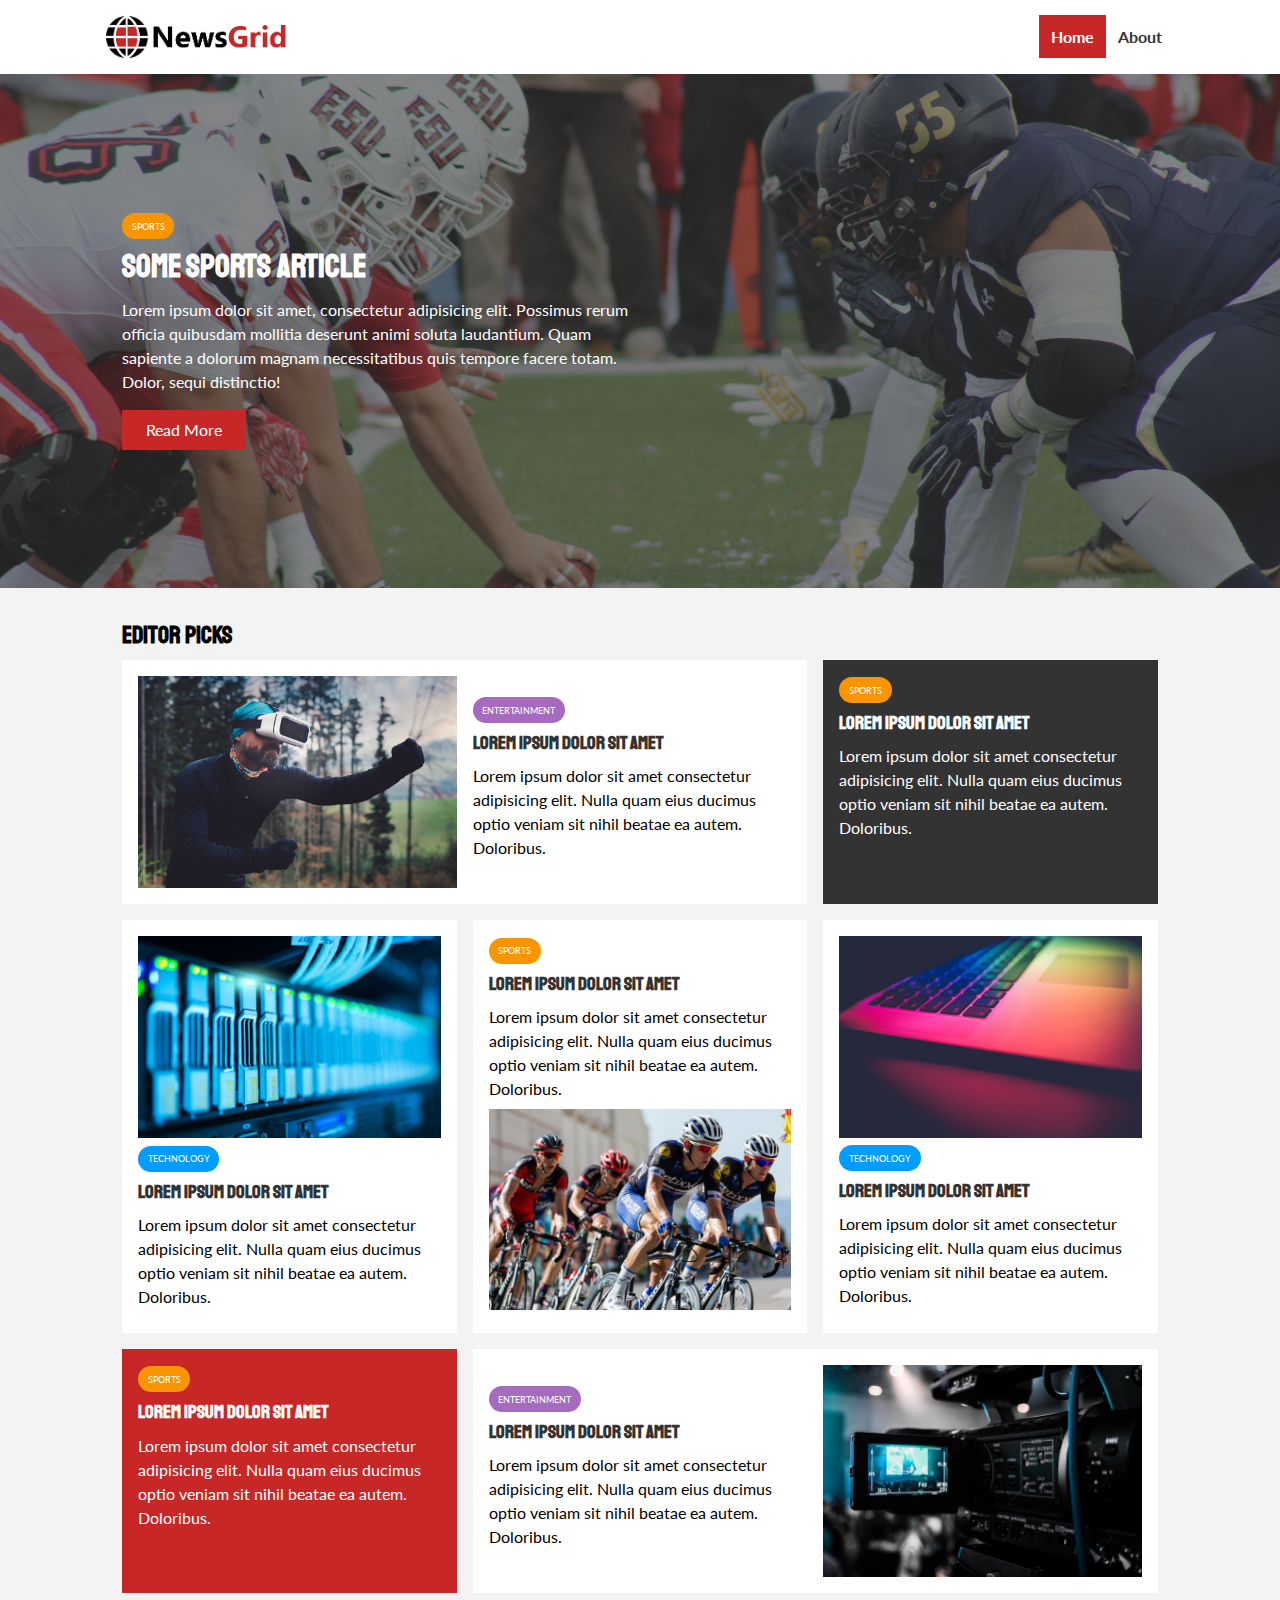
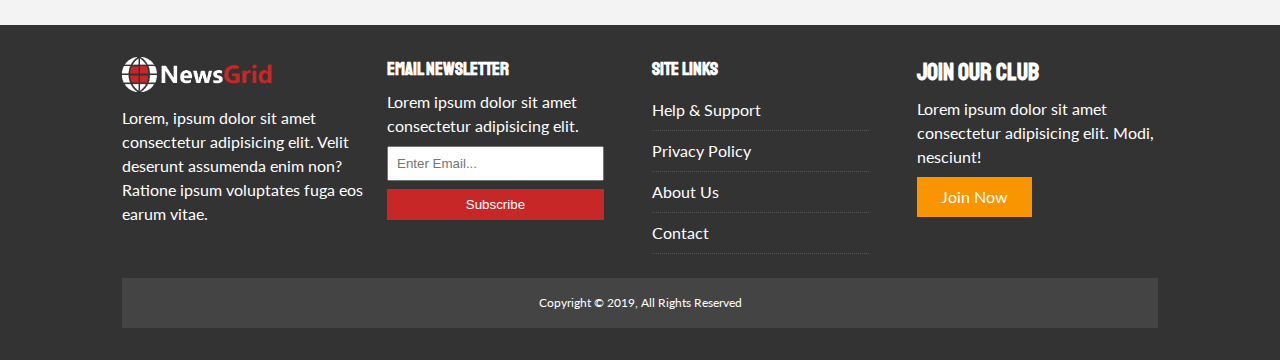
<file: index.html>
<!DOCTYPE html>
<html lang="en">
<head>
  <meta charset="UTF-8">
  <meta name="viewport" content="width=device-width, initial-scale=1.0">
  <meta http-equiv="X-UA-Compatible" content="ie=edge">
  <link rel="stylesheet" href="https://use.fontawesome.com/releases/v5.6.3/css/all.css" integrity="sha384-UHRtZLI+pbxtHCWp1t77Bi1L4ZtiqrqD80Kn4Z8NTSRyMA2Fd33n5dQ8lWUE00s/" crossorigin="anonymous">
  <link href="https://fonts.googleapis.com/css?family=Lato|Staatliches" rel="stylesheet">
  <link rel="stylesheet" href="css/style.css">
  <link rel="stylesheet" media="screen and (max-width: 768px)" href="css/mobile.css">
  <link rel="shortcut icon" type="image/x-icon" href="favicon.ico">
  <title>NewsGrid | Latest News</title>
</head>
<body>
  <nav id="main-nav">
    <div class="container">
      <img src="img/logo.png" alt="NewsGrid" class="logo">
      <div class="social">
        <a href="http://facebook.com" target="_blank"><i class="fab fa-facebook fa-2x"></i></a>
        <a href="http://twitter.com" target="_blank"><i class="fab fa-twitter fa-2x"></i></a>
        <a href="http://instagram.com" target="_blank"><i class="fab fa-instagram fa-2x"></i></a>
        <a href="http://youtube.com" target="_blank"><i class="fab fa-youtube fa-2x"></i></a>
      </div>
      <ul>
        <li><a class="current" href="index.html">Home</a></li>
        <li><a href="about.html">About</a></li>
      </ul>
    </div>
  </nav>

  <!-- Showcase -->
  <header id="showcase">
    <div class="container">
      <div class="showcase-container">
        <div class="showcase-content">
          <div class="category category-sports">Sports</div>
          <h1>Some Sports Article</h1>
          <p>Lorem ipsum dolor sit amet, consectetur adipisicing elit. Possimus rerum officia quibusdam mollitia deserunt animi soluta laudantium. Quam sapiente a dolorum magnam necessitatibus quis tempore facere totam. Dolor, sequi distinctio!</p>
          <a href="article.html" class="btn btn-primary">Read More</a>
        </div>
      </div>
    </div>
  </header>

  <!-- Home Articles -->
  <section id="home-articles" class="py-2">
    <div class="container">
        <h2>Editor Picks</h2>
        <div class="articles-container">
          <article class="card">
            <img src="img/articles/ent1.jpg" alt="">
            <div>
              <div class="category category-ent">Entertainment</div>
              <h3>
                <a href="article.html">Lorem ipsum dolor sit amet</a>
              </h3>
              <p>Lorem ipsum dolor sit amet consectetur adipisicing elit. Nulla quam eius ducimus optio veniam sit nihil beatae ea autem. Doloribus.</p>
            </div>
          </article>
          <article class="card bg-dark">
            <div class="category category-sports">Sports</div>
            <h3>
              <a href="article.html">Lorem ipsum dolor sit amet</a>
            </h3>
            <p>Lorem ipsum dolor sit amet consectetur adipisicing elit. Nulla quam eius ducimus optio veniam sit nihil beatae ea autem. Doloribus.</p>
          </article>
          <article class="card">
            <img src="img/articles/tech1.jpg" alt="">
            <div class="category category-tech">Technology</div>
            <h3>
              <a href="article.html">Lorem ipsum dolor sit amet</a>
            </h3>
            <p>Lorem ipsum dolor sit amet consectetur adipisicing elit. Nulla quam eius ducimus optio veniam sit nihil beatae ea autem. Doloribus.</p>
          </article>
          <article class="card">
            <div class="category category-sports">Sports</div>
            <h3>
              <a href="article.html">Lorem ipsum dolor sit amet</a>
            </h3>
            <p>Lorem ipsum dolor sit amet consectetur adipisicing elit. Nulla quam eius ducimus optio veniam sit nihil beatae ea autem. Doloribus.</p>
            <img src="img/articles/sports1.jpg" alt="">
          </article>
          <article class="card">
            <img src="img/articles/tech2.jpg" alt="">
            <div class="category category-tech">Technology</div>
            <h3>
              <a href="article.html">Lorem ipsum dolor sit amet</a>
            </h3>
            <p>Lorem ipsum dolor sit amet consectetur adipisicing elit. Nulla quam eius ducimus optio veniam sit nihil beatae ea autem. Doloribus.</p>
          </article>
          <article class="card bg-primary">
            <div class="category category-sports">Sports</div>
            <h3>
              <a href="article.html">Lorem ipsum dolor sit amet</a>
            </h3>
            <p>Lorem ipsum dolor sit amet consectetur adipisicing elit. Nulla quam eius ducimus optio veniam sit nihil beatae ea autem. Doloribus.</p>
          </article>
          <article class="card">
            <div>
              <div class="category category-ent">Entertainment</div>
              <h3>
                <a href="article.html">Lorem ipsum dolor sit amet</a>
              </h3>
              <p>Lorem ipsum dolor sit amet consectetur adipisicing elit. Nulla quam eius ducimus optio veniam sit nihil beatae ea autem. Doloribus.</p>
            </div>
            <img src="img/articles/ent2.jpg" alt="">
          </article>
        </div>
    </div>
  </section>

  <!-- Footer -->
  <footer id="main-footer" class="py-2">
    <div class="container footer-container">
      <div>
        <img src="img/logo_light.png" alt="NewsGrid">
        <p>Lorem, ipsum dolor sit amet consectetur adipisicing elit. Velit deserunt assumenda enim non? Ratione ipsum voluptates fuga eos earum vitae.</p>
      </div>
      <div>
        <h3>Email Newsletter</h3>
        <p>Lorem ipsum dolor sit amet consectetur adipisicing elit.</p>
        <form>
          <input type="email" placeholder="Enter Email...">
          <input type="submit" value="Subscribe" class="btn btn-primary">
        </form>
      </div>
      <div>
        <h3>Site Links</h3>
        <ul class="list">
          <li><a href="#">Help & Support</a></li>
          <li><a href="#">Privacy Policy</a></li>
          <li><a href="#">About Us</a></li>
          <li><a href="#">Contact</a></li>
        </ul>
      </div>
      <div>
        <h2>Join Our Club</h2>
        <p>Lorem ipsum dolor sit amet consectetur adipisicing elit. Modi, nesciunt!</p>
        <a href="#" class="btn btn-secondary">Join Now</a>
      </div>
      <div>
        <p>
          Copyright &copy; 2019, All Rights Reserved
        </p>
      </div>
    </div>
  </footer>

</body>
</html>
</file>
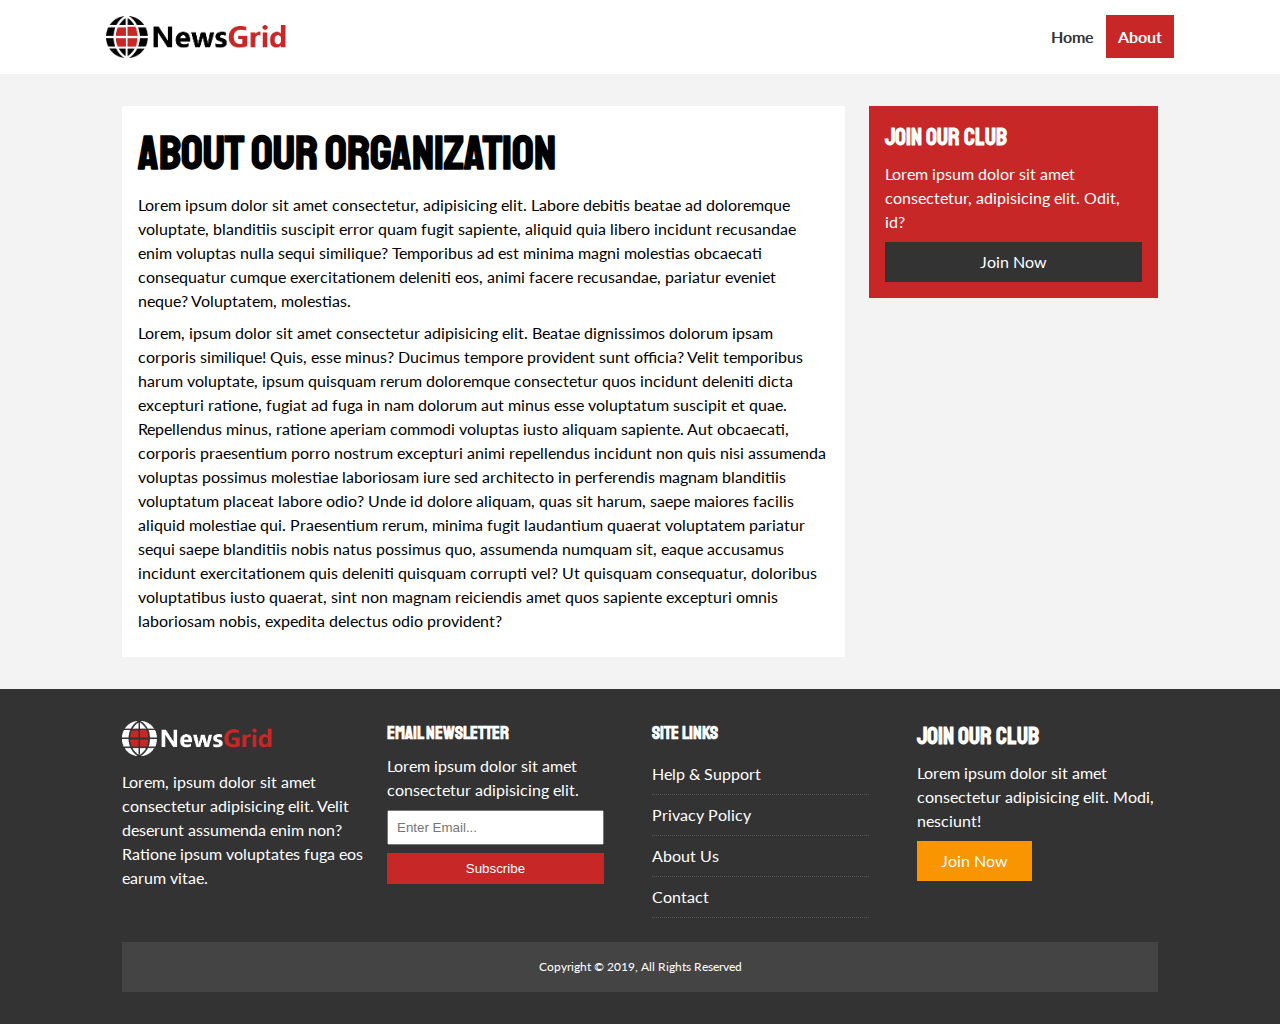
<file: about.html>
<!DOCTYPE html>
<html lang="en">
<head>
  <meta charset="UTF-8">
  <meta name="viewport" content="width=device-width, initial-scale=1.0">
  <meta http-equiv="X-UA-Compatible" content="ie=edge">
  <link rel="stylesheet" href="https://use.fontawesome.com/releases/v5.6.3/css/all.css" integrity="sha384-UHRtZLI+pbxtHCWp1t77Bi1L4ZtiqrqD80Kn4Z8NTSRyMA2Fd33n5dQ8lWUE00s/" crossorigin="anonymous">
  <link href="https://fonts.googleapis.com/css?family=Lato|Staatliches" rel="stylesheet">
  <link rel="stylesheet" href="css/style.css">
  <link rel="stylesheet" media="screen and (max-width: 768px)" href="css/mobile.css">
  <link rel="shortcut icon" type="image/x-icon" href="favicon.ico">
  <title>NewsGrid | About</title>
</head>
<body>
  <nav id="main-nav">
    <div class="container">
      <img src="img/logo.png" alt="NewsGrid" class="logo">
      <div class="social">
        <a href="http://facebook.com" target="_blank"><i class="fab fa-facebook fa-2x"></i></a>
        <a href="http://twitter.com" target="_blank"><i class="fab fa-twitter fa-2x"></i></a>
        <a href="http://instagram.com" target="_blank"><i class="fab fa-instagram fa-2x"></i></a>
        <a href="http://youtube.com" target="_blank"><i class="fab fa-youtube fa-2x"></i></a>
      </div>
      <ul>
        <li><a href="index.html">Home</a></li>
        <li><a class="current" href="about.html">About</a></li>
      </ul>
    </div>
  </nav>

  <section id="about">
    <div class="container">
      <div class="page-container">
        <article class="card">
          <h1 class="l-heading">About Our Organization</h1>
          <p>Lorem ipsum dolor sit amet consectetur, adipisicing elit. Labore debitis beatae ad doloremque voluptate, blanditiis suscipit error quam fugit sapiente, aliquid quia libero incidunt recusandae enim voluptas nulla sequi similique? Temporibus ad est minima magni molestias obcaecati consequatur cumque exercitationem deleniti eos, animi facere recusandae, pariatur eveniet neque? Voluptatem, molestias.</p>
          <p>Lorem, ipsum dolor sit amet consectetur adipisicing elit. Beatae dignissimos dolorum ipsam corporis similique! Quis, esse minus? Ducimus tempore provident sunt officia? Velit temporibus harum voluptate, ipsum quisquam rerum doloremque consectetur quos incidunt deleniti dicta excepturi ratione, fugiat ad fuga in nam dolorum aut minus esse voluptatum suscipit et quae. Repellendus minus, ratione aperiam commodi voluptas iusto aliquam sapiente. Aut obcaecati, corporis praesentium porro nostrum excepturi animi repellendus incidunt non quis nisi assumenda voluptas possimus molestiae laboriosam iure sed architecto in perferendis magnam blanditiis voluptatum placeat labore odio? Unde id dolore aliquam, quas sit harum, saepe maiores facilis aliquid molestiae qui. Praesentium rerum, minima fugit laudantium quaerat voluptatem pariatur sequi saepe blanditiis nobis natus possimus quo, assumenda numquam sit, eaque accusamus incidunt exercitationem quis deleniti quisquam corrupti vel? Ut quisquam consequatur, doloribus voluptatibus iusto quaerat, sint non magnam reiciendis amet quos sapiente excepturi omnis laboriosam nobis, expedita delectus odio provident?</p>
        </article>
        <aside class="card bg-primary">
          <h2>Join Our Club</h2>
          <p>Lorem ipsum dolor sit amet consectetur, adipisicing elit. Odit, id?</p>
          <a href="#" class="btn btn-dark btn-block">Join Now</a>
        </aside>
      </div>
    </div>
  </section>

  <!-- Footer -->
  <footer id="main-footer" class="py-2">
    <div class="container footer-container">
      <div>
        <img src="img/logo_light.png" alt="NewsGrid">
        <p>Lorem, ipsum dolor sit amet consectetur adipisicing elit. Velit deserunt assumenda enim non? Ratione ipsum voluptates fuga eos earum vitae.</p>
      </div>
      <div>
        <h3>Email Newsletter</h3>
        <p>Lorem ipsum dolor sit amet consectetur adipisicing elit.</p>
        <form>
          <input type="email" placeholder="Enter Email...">
          <input type="submit" value="Subscribe" class="btn btn-primary">
        </form>
      </div>
      <div>
        <h3>Site Links</h3>
        <ul class="list">
          <li><a href="#">Help & Support</a></li>
          <li><a href="#">Privacy Policy</a></li>
          <li><a href="#">About Us</a></li>
          <li><a href="#">Contact</a></li>
        </ul>
      </div>
      <div>
        <h2>Join Our Club</h2>
        <p>Lorem ipsum dolor sit amet consectetur adipisicing elit. Modi, nesciunt!</p>
        <a href="#" class="btn btn-secondary">Join Now</a>
      </div>
      <div>
        <p>
          Copyright &copy; 2019, All Rights Reserved
        </p>
      </div>
    </div>
  </footer>

</body>
</html>
</file>
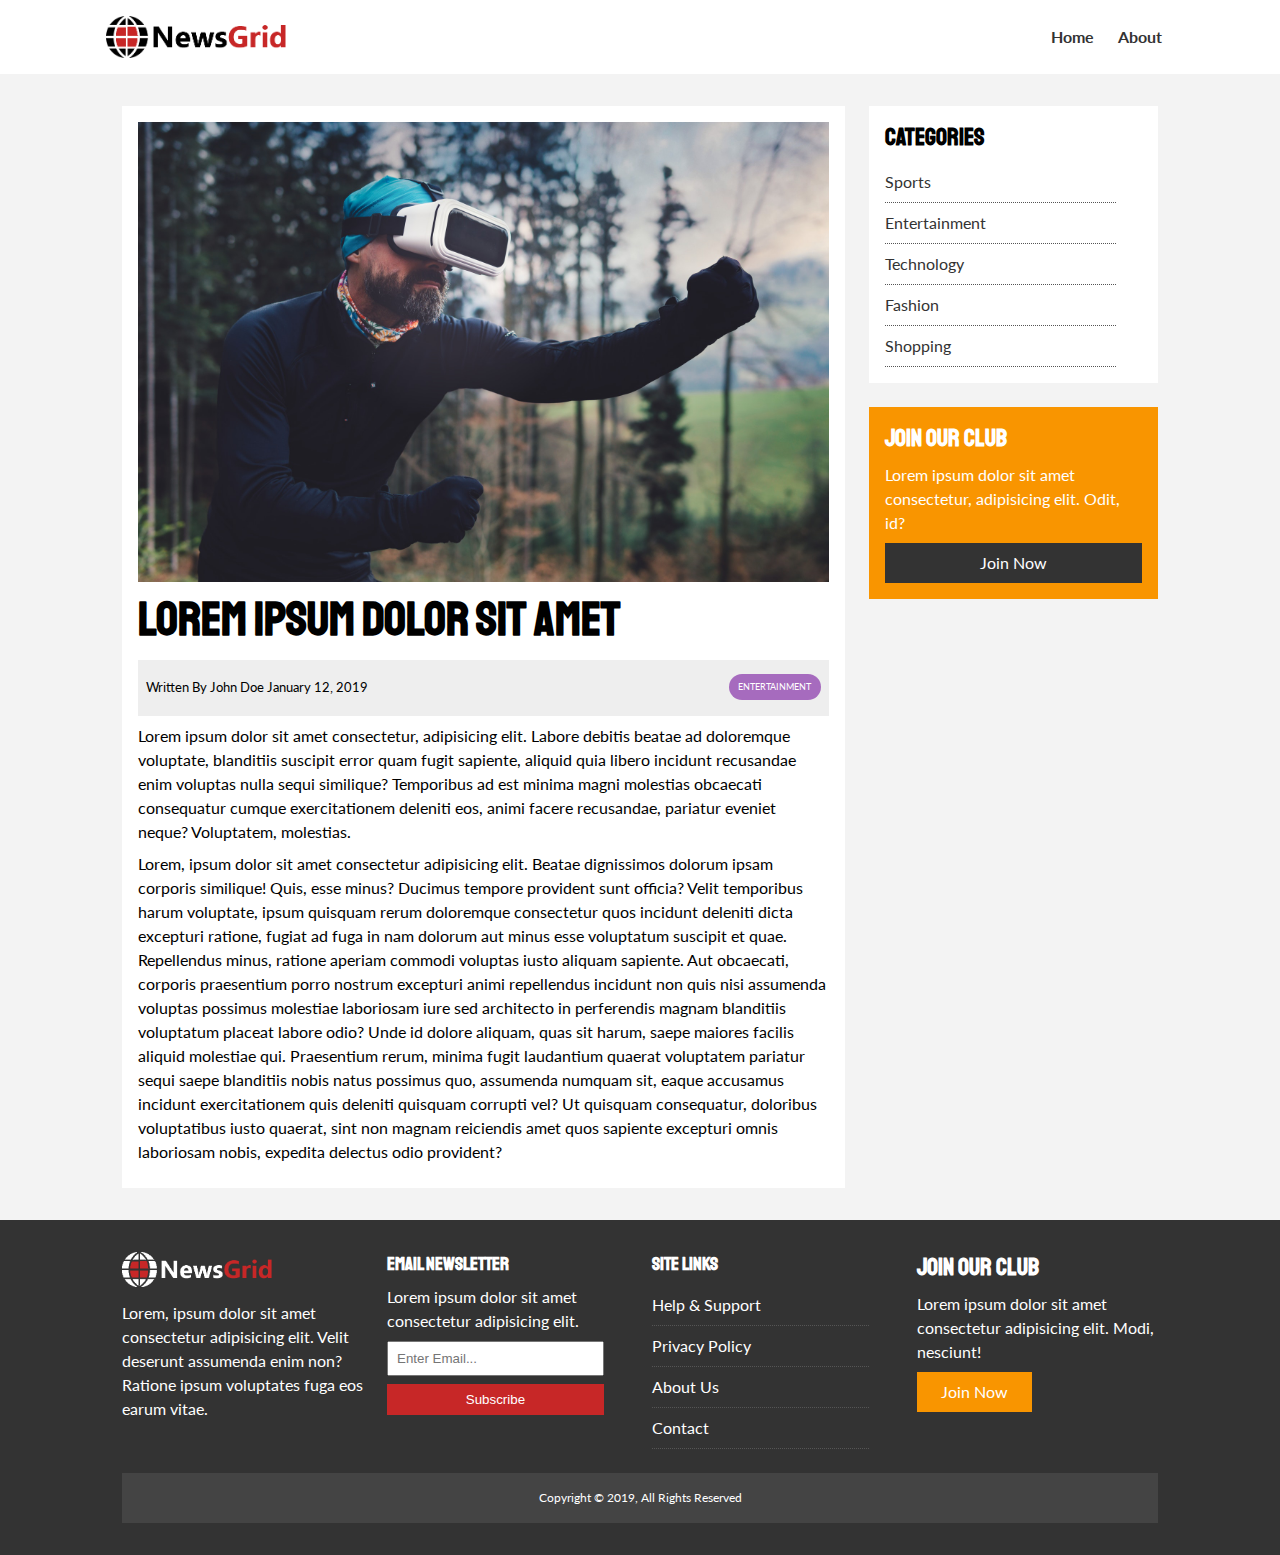
<file: article.html>
<!DOCTYPE html>
<html lang="en">
<head>
  <meta charset="UTF-8">
  <meta name="viewport" content="width=device-width, initial-scale=1.0">
  <meta http-equiv="X-UA-Compatible" content="ie=edge">
  <link rel="stylesheet" href="https://use.fontawesome.com/releases/v5.6.3/css/all.css" integrity="sha384-UHRtZLI+pbxtHCWp1t77Bi1L4ZtiqrqD80Kn4Z8NTSRyMA2Fd33n5dQ8lWUE00s/" crossorigin="anonymous">
  <link href="https://fonts.googleapis.com/css?family=Lato|Staatliches" rel="stylesheet">
  <link rel="stylesheet" href="css/style.css">
  <link rel="stylesheet" media="screen and (max-width: 768px)" href="css/mobile.css">
  <link rel="shortcut icon" type="image/x-icon" href="favicon.ico">
  <title>NewsGrid | Latest News</title>
</head>
<body>
  <nav id="main-nav">
    <div class="container">
      <img src="img/logo.png" alt="NewsGrid" class="logo">
      <div class="social">
        <a href="http://facebook.com" target="_blank"><i class="fab fa-facebook fa-2x"></i></a>
        <a href="http://twitter.com" target="_blank"><i class="fab fa-twitter fa-2x"></i></a>
        <a href="http://instagram.com" target="_blank"><i class="fab fa-instagram fa-2x"></i></a>
        <a href="http://youtube.com" target="_blank"><i class="fab fa-youtube fa-2x"></i></a>
      </div>
      <ul>
        <li><a href="index.html">Home</a></li>
        <li><a href="about.html">About</a></li>
      </ul>
    </div>
  </nav>

  <section id="article">
    <div class="container">
      <div class="page-container">
        <article class="card">
          <img src="img/articles/ent1.jpg" alt="">
          <h1 class="l-heading">Lorem ipsum dolor sit amet</h1>
          <div class="meta">
            <small>
              <i class="fas fa-user"></i> Written By John Doe January 12, 2019
            </small>
            <div class="category category-ent">Entertainment</div>
          </div>
          <p>Lorem ipsum dolor sit amet consectetur, adipisicing elit. Labore debitis beatae ad doloremque voluptate, blanditiis suscipit error quam fugit sapiente, aliquid quia libero incidunt recusandae enim voluptas nulla sequi similique? Temporibus ad est minima magni molestias obcaecati consequatur cumque exercitationem deleniti eos, animi facere recusandae, pariatur eveniet neque? Voluptatem, molestias.</p>
          <p>Lorem, ipsum dolor sit amet consectetur adipisicing elit. Beatae dignissimos dolorum ipsam corporis similique! Quis, esse minus? Ducimus tempore provident sunt officia? Velit temporibus harum voluptate, ipsum quisquam rerum doloremque consectetur quos incidunt deleniti dicta excepturi ratione, fugiat ad fuga in nam dolorum aut minus esse voluptatum suscipit et quae. Repellendus minus, ratione aperiam commodi voluptas iusto aliquam sapiente. Aut obcaecati, corporis praesentium porro nostrum excepturi animi repellendus incidunt non quis nisi assumenda voluptas possimus molestiae laboriosam iure sed architecto in perferendis magnam blanditiis voluptatum placeat labore odio? Unde id dolore aliquam, quas sit harum, saepe maiores facilis aliquid molestiae qui. Praesentium rerum, minima fugit laudantium quaerat voluptatem pariatur sequi saepe blanditiis nobis natus possimus quo, assumenda numquam sit, eaque accusamus incidunt exercitationem quis deleniti quisquam corrupti vel? Ut quisquam consequatur, doloribus voluptatibus iusto quaerat, sint non magnam reiciendis amet quos sapiente excepturi omnis laboriosam nobis, expedita delectus odio provident?</p>
        </article>

        <aside id="categories" class="card">
          <h2>Categories</h2>
          <ul class="list">
            <li><a href="#"><i class="fas fa-chevron-right"></i> Sports</a></li>
            <li><a href="#"><i class="fas fa-chevron-right"></i> Entertainment</a></li>
            <li><a href="#"><i class="fas fa-chevron-right"></i> Technology</a></li>
            <li><a href="#"><i class="fas fa-chevron-right"></i> Fashion</a></li>
            <li><a href="#"><i class="fas fa-chevron-right"></i> Shopping</a></li>
          </ul>
        </aside>

        <aside class="card bg-secondary">
          <h2>Join Our Club</h2>
          <p>Lorem ipsum dolor sit amet consectetur, adipisicing elit. Odit, id?</p>
          <a href="#" class="btn btn-dark btn-block">Join Now</a>
        </aside>
      </div>
    </div>
  </section>

  <!-- Footer -->
  <footer id="main-footer" class="py-2">
    <div class="container footer-container">
      <div>
        <img src="img/logo_light.png" alt="NewsGrid">
        <p>Lorem, ipsum dolor sit amet consectetur adipisicing elit. Velit deserunt assumenda enim non? Ratione ipsum voluptates fuga eos earum vitae.</p>
      </div>
      <div>
        <h3>Email Newsletter</h3>
        <p>Lorem ipsum dolor sit amet consectetur adipisicing elit.</p>
        <form>
          <input type="email" placeholder="Enter Email...">
          <input type="submit" value="Subscribe" class="btn btn-primary">
        </form>
      </div>
      <div>
        <h3>Site Links</h3>
        <ul class="list">
          <li><a href="#">Help & Support</a></li>
          <li><a href="#">Privacy Policy</a></li>
          <li><a href="#">About Us</a></li>
          <li><a href="#">Contact</a></li>
        </ul>
      </div>
      <div>
        <h2>Join Our Club</h2>
        <p>Lorem ipsum dolor sit amet consectetur adipisicing elit. Modi, nesciunt!</p>
        <a href="#" class="btn btn-secondary">Join Now</a>
      </div>
      <div>
        <p>
          Copyright &copy; 2019, All Rights Reserved
        </p>
      </div>
    </div>
  </footer>

</body>
</html>
</file>
<file: css/style.css>
:root {
  --primary-color: #c72727;
  --secondary-color: #f99500;
  --light-color: #f3f3f3;
  --dark-color: #333;
  --max-width: 1100px;
}

.category {
  --sports-color: #f99500;
  --ent-color: #a66bbe;
  --tech-color: #009cff;
}

* {
  margin: 0;
  padding: 0;
  box-sizing: border-box;
}

body {
  font-family: 'Lato', sans-serif;
  line-height: 1.5;
  background: var(--light-color);
}

a {
  color: #333;
  text-decoration: none;
}

ul {
  list-style: none;
}

p {
  margin: .5rem 0;
}

img {
  width: 100%;
}

h1, h2, h3, h4, h5, h6 {
  font-family: 'Staatliches', cursive;
  margin-bottom: .55rem;
  line-height: 1.3;
}

/* Utility */
.container {
  max-width: var(--max-width);
  margin: auto;
  padding: 0 2rem;
  overflow: hidden;
}

.category {
  display: inline-block;
  color: #fff;
  font-size: 0.55rem;
  text-transform: uppercase;
  padding: 0.4rem 0.6rem;
  border-radius: 15px;
  margin-bottom: 0.5rem;
}

.category-sports { background: var(--sports-color) }
.category-ent { background: var(--ent-color) }
.category-tech { background: var(--tech-color) }

.btn {
  display: inline-block;
  border: none;
  background: var(--dark-color);
  color: #fff;
  padding: 0.5rem 1.5rem;
}

.btn-light { background: var(--light-color) }
.btn-primary { background: var(--primary-color) }
.btn-secondary { background: var(--secondary-color) }

.btn-block {
  display: block;
  width: 100%;
  text-align: center;
}

.btn:hover {
  opacity: 0.9;
}

.card {
  background: #fff;
  padding: 1rem;
}

.bg-dark {
  background: var(--dark-color);
  color: #fff;
}

.bg-primary {
  background: var(--primary-color);
  color: #fff;
}

.bg-secondary {
  background: var(--secondary-color);
  color: #fff;
}

.bg-dark h1,
.bg-dark h2,
.bg-dark h3,
.bg-dark a,
.bg-primary h1,
.bg-primary h2,
.bg-primary h3,
.bg-primary a,
.bg-secondary h1,
.bg-secondary h2,
.bg-secondary h3,
.bg-secondary a {
  color: #fff;
}

.py-1 { padding: 1.5rem 0 }
.py-2 { padding: 2rem 0 }
.py-3 { padding: 3rem 0 }
.p-1 { padding: 1.5rem }
.p-2 { padding: 2rem }
.p-3 { padding: 3rem }

.l-heading {
  font-size: 3rem;
}

.list li {
  padding: .5rem 0;
  border-bottom: #555 dotted 1px;
  width: 90%;
}

.list li a:hover {
  color: var(--primary-color) !important;
}

/* Inner page grid container */
.page-container {
  display: grid;
  grid-template-columns: 5fr 2fr;
  margin: 2rem 0;
  grid-gap: 1.5rem;
}

.page-container > *:first-child {
  grid-row: 1 / span 3;
}

/* Navigation */
#main-nav {
  background: #fff;
  position: sticky;
  top: 0;
  z-index: 2;
}

#main-nav .container {
  display: grid;
  grid-template-columns: 6fr 3fr 2fr;
  padding: 1rem;
  align-items: center;
}

#main-nav .logo {
  width: 180px;
}

#main-nav ul {
  justify-self: end;
  display: flex;
}

#main-nav ul li a {
  padding: 0.75rem;
  font-weight: bold;
}

#main-nav ul li a.current {
  background: var(--primary-color);
  color: #fff;
}

#main-nav ul li a:hover {
  background: var(--light-color);
  color: var(--dark-color);
}

#main-nav .social {
  justify-self: center;
}

#main-nav .social i {
  color: #777;
  margin-right: .5rem;
}

/* Showcase */
#showcase {
  color: #fff;
  background: #333;
  padding: 2rem;
  position: relative;
}

#showcase:before {
  content: '';
  background: url('../img/featured.jpg') no-repeat center center/cover;
  position: absolute;
  top: 0;
  left: 0;
  width: 100%;
  height: 100%;
  opacity: 0.4;
}

#showcase .showcase-container {
  display: grid;
  grid-template-columns: repeat(2, 1fr);
  justify-content: center;
  align-items: center;
  height: 50vh;
}

#showcase .showcase-content {
  z-index: 1;
}

#showcase .showcase-content p {
  margin-bottom: 1rem;
}

/* Home Articles */
#home-articles .articles-container {
  display: grid;
  grid-template-columns: repeat(3, 1fr);
  grid-gap: 1rem;
}

#home-articles .articles-container > *:first-child,
#home-articles .articles-container > *:last-child {
  display: grid;
  grid-template-columns: repeat(2, 1fr);
  grid-gap: 1rem;
  align-items: center;
  grid-column: 1 / span 2;
}

#home-articles .articles-container > *:last-child {
  grid-column: 2 / span 2;
}

#article .meta {
  display: flex;
  justify-content: space-between;
  align-items: center;
  background: #eee;
  padding: 0.5rem;
}

#article .meta .category {
  margin-top: 0.4rem;
}

/* Footer */
#main-footer {
  background: var(--dark-color);
  color: #fff;
}

#main-footer img {
  width: 150px;
}

#main-footer a {
  color: #fff;
}

#main-footer .footer-container {
  display: grid;
  grid-template-columns: repeat(4, 1fr);
  grid-gap: 1.5rem;
}

#main-footer .footer-container > *:last-child {
  background: #444;
  grid-column: 1 / span 4;
  padding: .5rem;
  text-align: center;
  font-size: 0.75rem;
}

#main-footer .footer-container input[type='email'] {
  width: 90%;
  padding: 0.5rem;
  margin-bottom: 0.5rem;
}

#main-footer .footer-container input[type='submit'] {
  width: 90%;
}
</file>
<file: css/mobile.css>
/* Navigation */
#main-nav .social {
  display: none;
}

#main-nav .container {
  grid-template-columns: 1fr;
  grid-gap: 1.2rem;
}

#main-nav ul,
#main-nav .logo {
  justify-self: center;
}

#main-nav ul li a {
  padding: 0.50rem;
}

#home-articles .articles-container {
  grid-template-columns: repeat(2, 1fr);
}

#home-articles .articles-container > *:first-child,
#home-articles .articles-container > *:last-child {
  grid-template-columns: 1fr;
  grid-column: 1;
}

@media(max-width: 600px) {
  /* Stack Grid Items */
  #showcase .showcase-container,
  #home-articles .articles-container,
  #main-footer .footer-container {
    grid-template-columns: 1fr;
  }

  #main-footer .footer-container > *:last-child {
    grid-column: 1;
  }

  #main-footer .footer-container > *:first-child,
  #main-footer .footer-container > *:nth-child(2){
    border-bottom: #444 dotted 1px;
    padding-bottom: 1rem;
  }

  .page-container {
    grid-template-columns: 1fr;
    text-align: center;
  }

  .page-container > *:first-child {
    grid-row: 1;
  }

  .l-heading {
    font-size: 2rem;
  }
}
</file>
